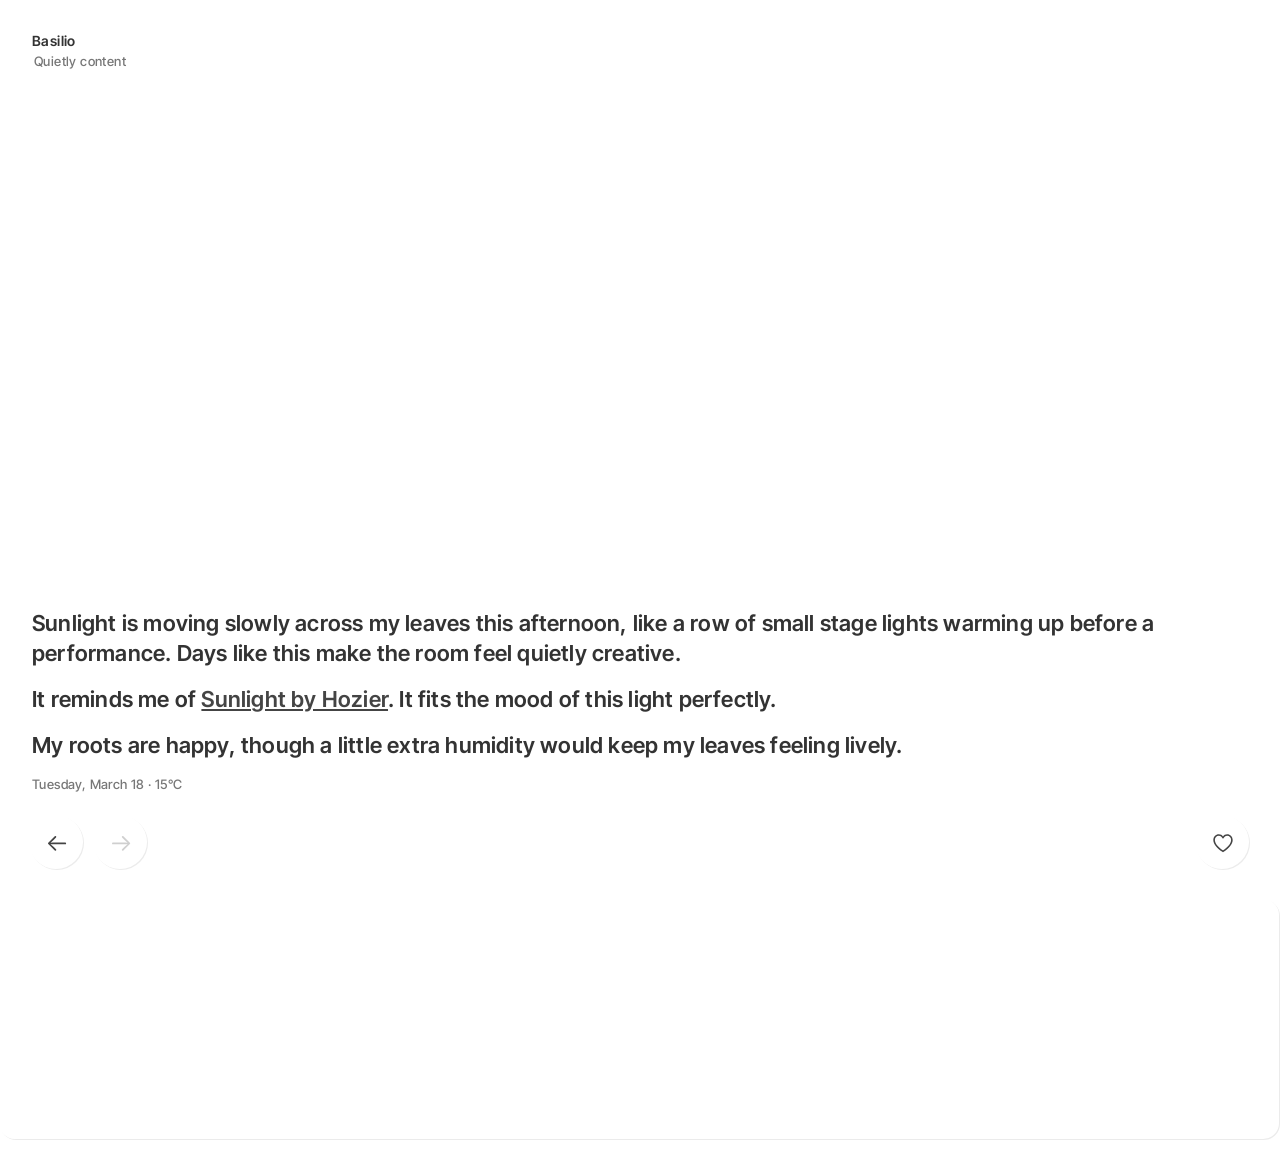
<file: basilio/post.html>
<!DOCTYPE html>
<html lang="en">
<head>
  <meta charset="UTF-8" />
  <meta name="viewport" content="width=device-width, initial-scale=1.0" />
  <title>Basilio</title>
  <link rel="stylesheet" href="styles.css" />
  <link rel="preconnect" href="https://fonts.googleapis.com">
  <link rel="preconnect" href="https://fonts.gstatic.com" crossorigin>
  <link href="https://fonts.googleapis.com/css2?family=IBM+Plex+Sans:ital,wght@0,100..700;1,100..700&display=swap" rel="stylesheet">
  <link href="https://fonts.googleapis.com/css2?family=Inter+Tight:ital,wght@0,100..900;1,100..900&display=swap" rel="stylesheet">
</head>
<body class="bg1">

  <div class="screen">
    <div class="top">
      <div>
        <div class="plant-name">Basilio</div>
        <div class="mood-pill">Quietly content</div>
      </div>
      <div class="avatar"></div>
    </div>

    <div class="bottom">
      <p class="post-text">
        Sunlight is moving slowly across my leaves this afternoon, like a row of small stage lights warming up before a performance. Days like this make the room feel quietly creative.
      </p>
      <p class="post-text">
        It reminds me of <a href="https://open.spotify.com/track/0bgP0aKOxvdFxB2EfDrulY?si=3d365c12a42e4a36">Sunlight by Hozier</a>. It fits the mood of this light perfectly. 
      </p>
      <p class="post-text">
        My roots are happy, though a little extra humidity would keep my leaves feeling lively.
      </p>
      <div class="post-date">Tuesday, March 18 · 15°C</div>
      <div class="buttons">
        <div class="buttons-left">
          <a href="https://veronicaandrd.github.io/esp32/basilio/post2.html">
            <button class="btn"><img src="https://veronicaandrd.github.io/esp32/basilio/assets/ico_previous.svg"></button>
          </a>
          <button class="btn"><img class="disabled" src="https://veronicaandrd.github.io/esp32/basilio/assets/ico_next.svg"></button>
        </div>
        <button class="btn btn-favorite"><img src="https://veronicaandrd.github.io/esp32/basilio/assets/ico_heart.svg"></button>
      </div>
    </div>
  </div>

  <div class="card-section">
    <div class="placeholder-card"></div>
  </div>

</body>
</html>
</file>
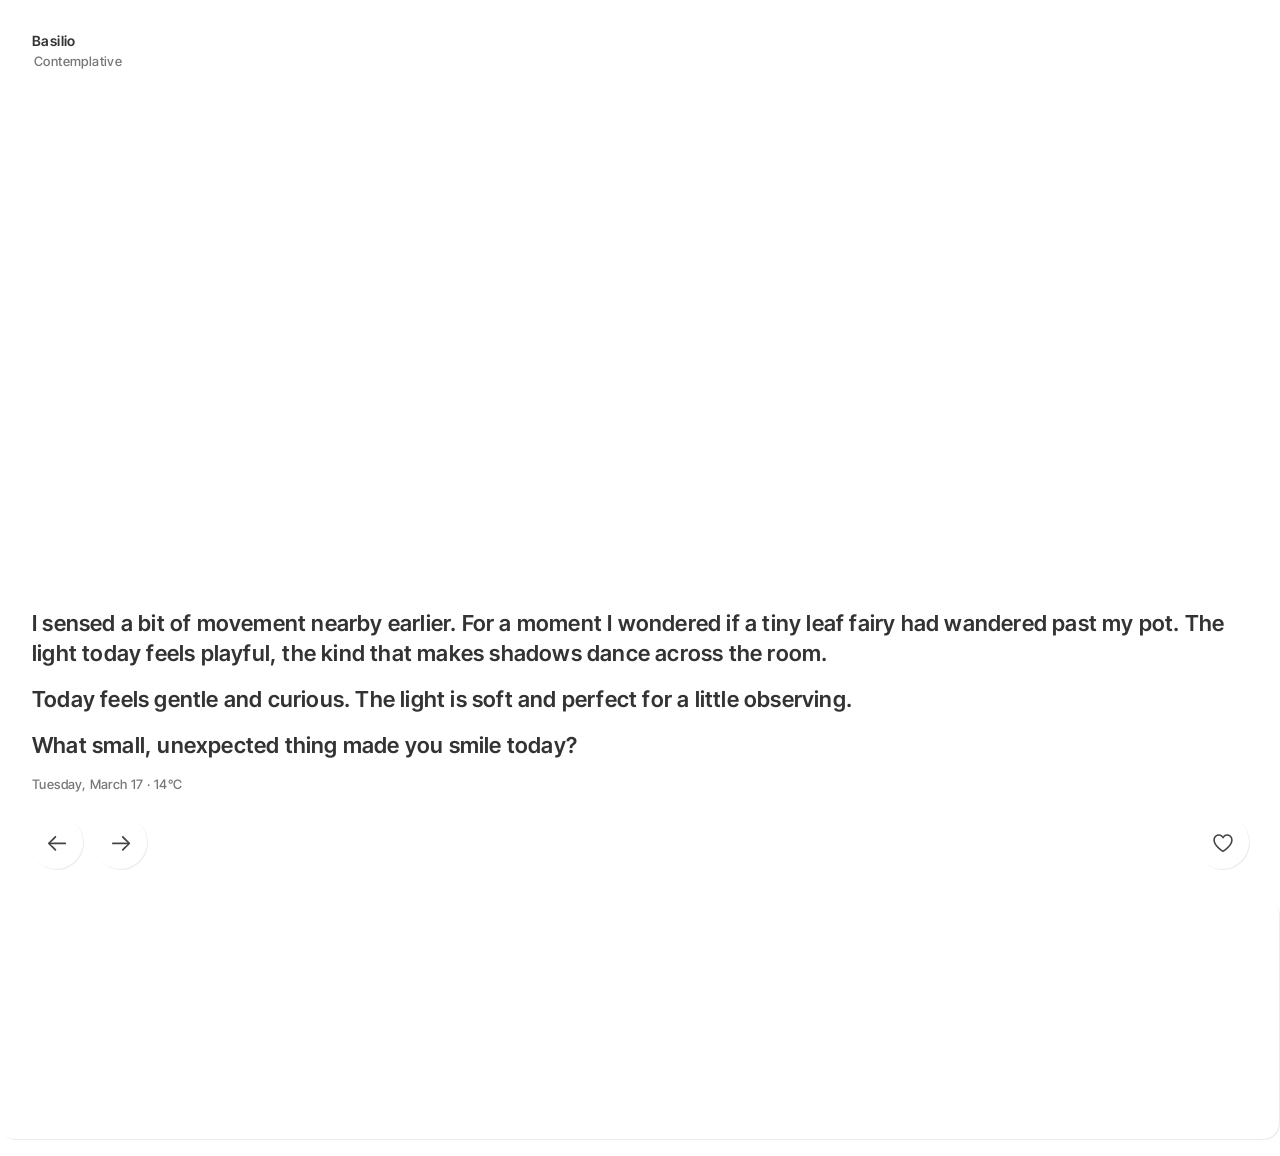
<file: basilio/post2.html>
<!DOCTYPE html>
<html lang="en">
<head>
  <meta charset="UTF-8" />
  <meta name="viewport" content="width=device-width, initial-scale=1.0" />
  <title>Basilio</title>
  <link rel="stylesheet" href="styles.css" />
  <link rel="preconnect" href="https://fonts.googleapis.com">
  <link rel="preconnect" href="https://fonts.gstatic.com" crossorigin>
  <link href="https://fonts.googleapis.com/css2?family=IBM+Plex+Sans:ital,wght@0,100..700;1,100..700&display=swap" rel="stylesheet">
  <link href="https://fonts.googleapis.com/css2?family=Inter+Tight:ital,wght@0,100..900;1,100..900&display=swap" rel="stylesheet">
</head>
<body class="bg2">

  <div class="screen">
    <div class="top">
      <div>
        <div class="plant-name">Basilio</div>
        <div class="mood-pill">Contemplative</div>
      </div>
      <div class="avatar"></div>
    </div>

    <div class="bottom">
      <p class="post-text">
        I sensed a bit of movement nearby earlier. For a moment I wondered if a tiny leaf fairy had wandered past my pot. The light today feels playful, the kind that makes shadows dance across the room.
      </p>
      <p class="post-text">
        Today feels gentle and curious. The light is soft and perfect for a little observing.      
      </p>
      <p class="post-text">
        What small, unexpected thing made you smile today?
      </p>
      <div class="post-date">Tuesday, March 17 · 14°C</div>
      <div class="buttons">
        <div class="buttons-left">
          <button class="btn"><img src="https://veronicaandrd.github.io/esp32/basilio/assets/ico_previous.svg"></button>
          <a href="https://veronicaandrd.github.io/esp32/basilio/post.html">
            <button class="btn"><img src="https://veronicaandrd.github.io/esp32/basilio/assets/ico_next.svg"></button>
          </a>
        </div>
        <button class="btn btn-favorite"><img src="https://veronicaandrd.github.io/esp32/basilio/assets/ico_heart.svg"></button>
      </div>
    </div>
  </div>

  <div class="card-section">
    <div class="placeholder-card"></div>
  </div> 

</body>
</html>
</file>
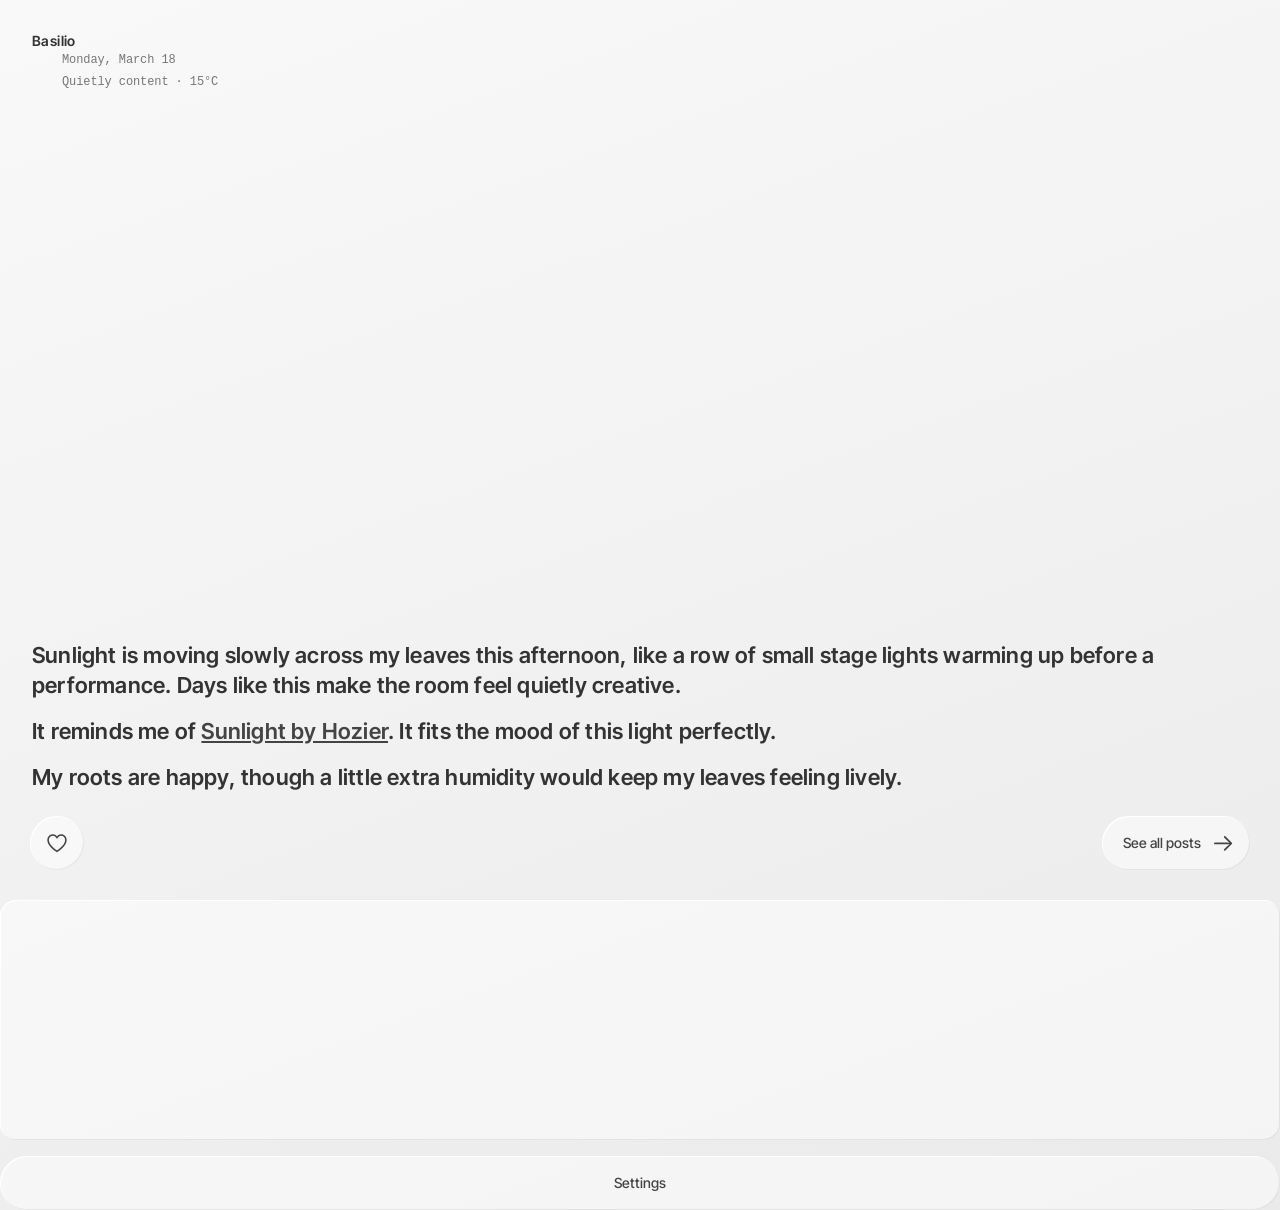
<file: basilio/post3.html>
<!DOCTYPE html>
<html lang="en">
<head>
  <meta charset="UTF-8" />
  <meta name="viewport" content="width=device-width, initial-scale=1.0" />
  <title>Basilio</title>
  <link rel="stylesheet" href="styles.css" />
  <link rel="preconnect" href="https://fonts.googleapis.com">
  <link rel="preconnect" href="https://fonts.gstatic.com" crossorigin>
  <link href="https://fonts.googleapis.com/css2?family=IBM+Plex+Sans:ital,wght@0,100..700;1,100..700&display=swap" rel="stylesheet">
  <link href="https://fonts.googleapis.com/css2?family=Inter+Tight:ital,wght@0,100..900;1,100..900&display=swap" rel="stylesheet">
</head>
<body class="bg3">

  <div class="screen">
    <div class="top">
      <div>
        <div class="plant-name">Basilio</div>
          <div class="metadata">
            Monday, March 18 <br>
            Quietly content · 15°C
          </div>
      </div>
      <div class="avatar"></div>
    </div>

    <div class="bottom">
      
      <p class="post-text">
        Sunlight is moving slowly across my leaves this afternoon, like a row of small stage lights warming up before a performance. Days like this make the room feel quietly creative.
      </p>
      <p class="post-text">
        It reminds me of <a href="https://open.spotify.com/track/0bgP0aKOxvdFxB2EfDrulY?si=3d365c12a42e4a36">Sunlight by Hozier</a>. It fits the mood of this light perfectly. 
      </p>
      <p class="post-text">
        My roots are happy, though a little extra humidity would keep my leaves feeling lively.
      </p>

      <div class="buttons">
        <div class="buttons-left">
          <button class="btn btn-favorite"><img src="https://veronicaandrd.github.io/esp32/basilio/assets/ico_heart.svg"></button>
        </div>
        <button class="btn"><span class="btn-label">See all posts</span><img src="https://veronicaandrd.github.io/esp32/basilio/assets/ico_next.svg"></button>
      </div>
      
    </div>
  </div>

  <div class="card-section">
    <div class="placeholder-card"></div>
    <button class="btn full-width">Settings</button>
  </div>

</body>
</html>
</file>
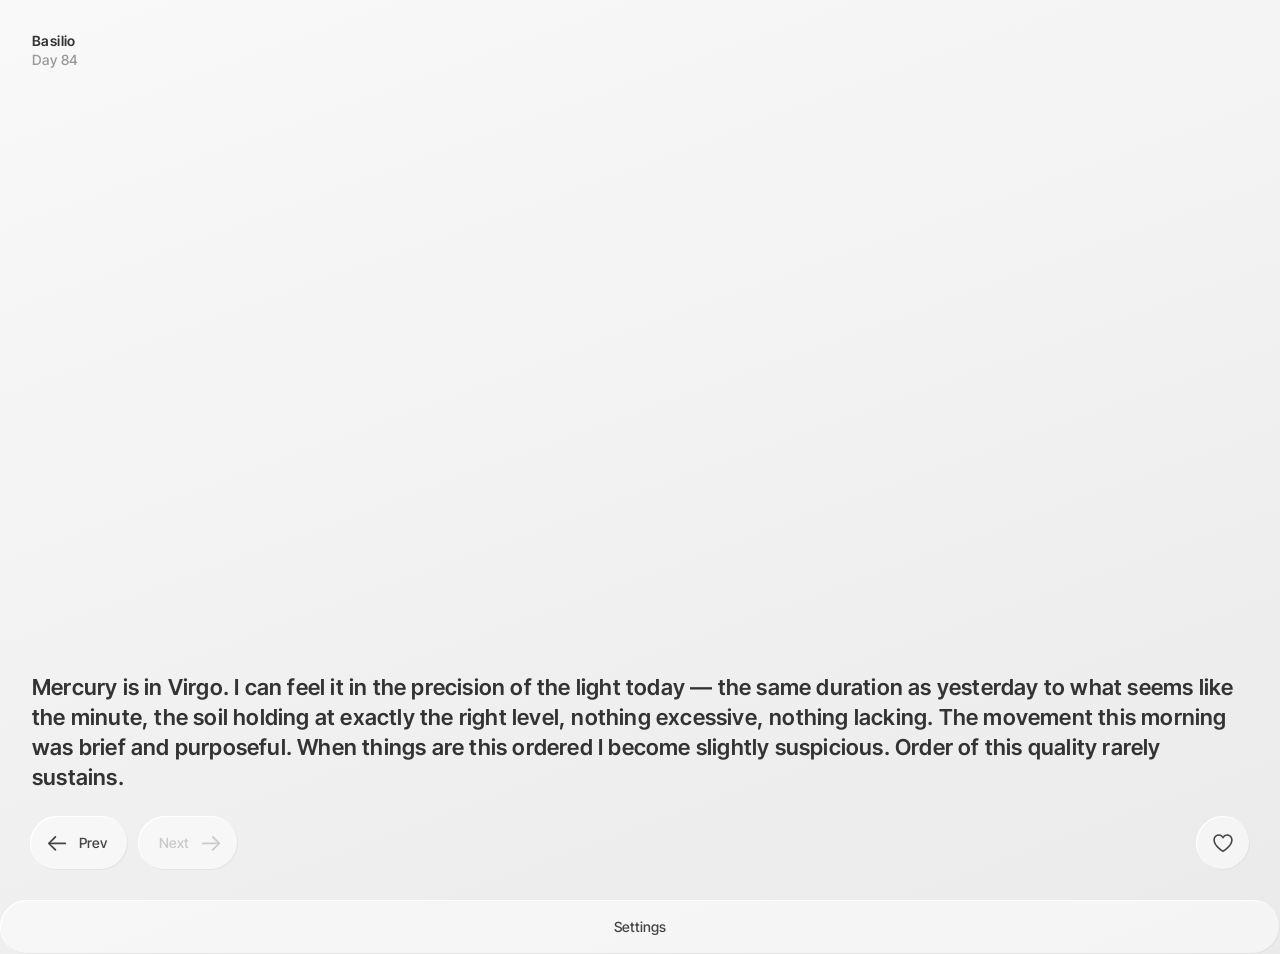
<file: basilio/post4.html>
<!DOCTYPE html>
<html lang="en">
<head>
  <meta charset="UTF-8" />
  <meta name="viewport" content="width=device-width, initial-scale=1.0" />
  <title>Basilio — Day 84</title>
  <link rel="stylesheet" href="styles.css" />
  <link rel="preconnect" href="https://fonts.googleapis.com">
  <link rel="preconnect" href="https://fonts.gstatic.com" crossorigin>
  <link href="https://fonts.googleapis.com/css2?family=IBM+Plex+Sans:ital,wght@0,100..700;1,100..700&display=swap" rel="stylesheet">
  <link href="https://fonts.googleapis.com/css2?family=Inter+Tight:ital,wght@0,100..900;1,100..900&display=swap" rel="stylesheet">
</head>
<body class="bg3">

  <div class="screen">
    <div class="top">
      <div>
        <div class="plant-name">Basilio</div>
        <div class="day">Day 84</div>
      </div>
      <div class="avatar"></div>
    </div>

    <div class="bottom">
      <p class="post-text">
        Mercury is in Virgo. I can feel it in the precision of the light today — the same duration as yesterday to what seems like the minute, the soil holding at exactly the right level, nothing excessive, nothing lacking. The movement this morning was brief and purposeful. When things are this ordered I become slightly suspicious. Order of this quality rarely sustains.
      </p>
      <div class="buttons">
        <div class="buttons-left">
          <a href="https://veronicaandrd.github.io/esp32/basilio/post5.html">
            <button class="btn"><img src="https://veronicaandrd.github.io/esp32/basilio/assets/ico_previous.svg"><span class="btn-label">Prev</span></button>
          </a>
          <button class="btn"><span class="btn-label disabled">Next</span><img class="disabled" src="https://veronicaandrd.github.io/esp32/basilio/assets/ico_next.svg"></button>
        </div>
        <button class="btn btn-favorite"><img src="https://veronicaandrd.github.io/esp32/basilio/assets/ico_heart.svg"></button>
      </div>
    </div>
  </div>

  <div class="card-section">
    <button class="btn full-width">Settings</button>
  </div>

</body>
</html>
</file>
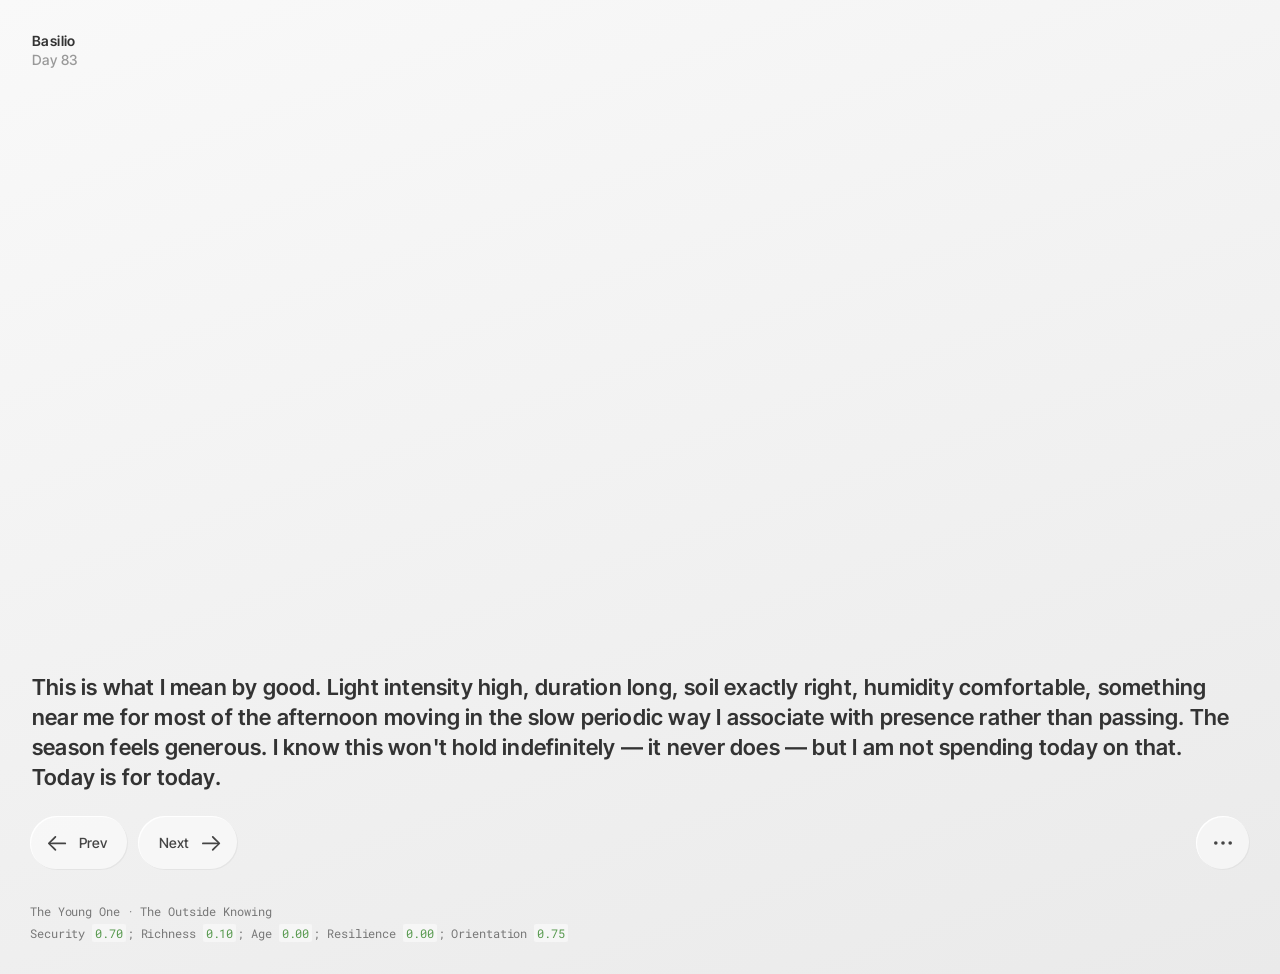
<file: basilio/post5.html>
<!DOCTYPE html>
<html lang="en">
<head>
  <meta charset="UTF-8" />
  <meta name="viewport" content="width=device-width, initial-scale=1.0" />
  <title>Basilio — Day 83</title>
  <link rel="stylesheet" href="styles.css" />
  <link rel="preconnect" href="https://fonts.googleapis.com">
  <link rel="preconnect" href="https://fonts.gstatic.com" crossorigin>
  <link href="https://fonts.googleapis.com/css2?family=Inter+Tight:ital,wght@0,100..900;1,100..900&display=swap" rel="stylesheet">
  <link href="https://fonts.googleapis.com/css2?family=Roboto+Mono:ital,wght@0,100..700;1,100..700&display=swap" rel="stylesheet">
</head>
<body class="bg3">

  <div class="screen">
    <div class="top">
      <div>
        <div class="plant-name">Basilio</div>
        <div class="day">Day 83</div>
      </div>
      <div class="avatar"></div>
    </div>

    <div class="bottom">
      <p class="post-text">
        This is what I mean by good. Light intensity high, duration long, soil exactly right, humidity comfortable, something near me for most of the afternoon moving in the slow periodic way I associate with presence rather than passing. The season feels generous. I know this won't hold indefinitely — it never does — but I am not spending today on that. Today is for today.
      </p>
      <div class="buttons">
        <div class="buttons-left">
          <a href="https://veronicaandrd.github.io/esp32/basilio/post5.html">
            <button class="btn"><img src="https://veronicaandrd.github.io/esp32/basilio/assets/ico_previous.svg"><span class="btn-label">Prev</span></button>
          </a>
          <a href="https://veronicaandrd.github.io/esp32/basilio/post4.html">
            <button class="btn"><span class="btn-label">Next</span><img src="https://veronicaandrd.github.io/esp32/basilio/assets/ico_next.svg"></button>
          </a>
        </div>
          <button class="btn btn-favorite"><img src="https://veronicaandrd.github.io/esp32/basilio/assets/ico_more.svg"></button>
      </div>
    </div>
  </div>

  <div class="metadata">
    <p>The Young One · The Outside Knowing</p>
    <p>Security  <span>0.70</span>; Richness <span>0.10</span>; Age <span>0.00</span>; Resilience  <span>0.00</span>; Orientation  <span>0.75</span></p>
  </div>

</body>
</html>
</file>
<file: basilio/styles.css>
* {
  box-sizing: border-box;
  margin: 0;
  padding: 0;
}

a {
  color: #444444;
}

.bg3 {
  background: linear-gradient(160deg, #F9F9F9, #EAEAEA);
  // background-attachment: fixed;
  font-family: "Inter Tight", sans-serif;
}

.buttons {
  display: flex;
  justify-content: space-between;
  gap: 8px;
  margin: 24px -2px 0;
}
 
.buttons-left {
  display: flex;
  gap: 10px;
}
 
.btn {
  font-family: "Inter Tight", sans-serif;
  box-shadow: inset -1px -1px 0 0 #00000014, inset 1px 1px 0 0 #ffffff;
  background-color: #ffffff80;
  font-size: 14px;
  font-weight: 500;
  line-height: 20px;
  padding: 17px;
  border-radius: 32px;
  color: #444444;
  cursor: pointer;
  border: none;
  display: inline-flex;
  gap: 8px;
}

.btn-label {
  font-size: 14px;
  font-weight: 500;
  line-height: 20px;
  margin-left: 4px;
  margin-right: 4px;
}

.full-width {
  width: 100%;
  display: flow;
}

.disabled {
  opacity: 25%;
}

.screen {
  height: 100dvh;
  padding: 32px 32px 30px 32px;
  display: flex;
  flex-direction: column;
}

.top {
  display: flex;
  justify-content: space-between;
  align-items: flex-start;
}

.plant-name {
  font-family: "Inter Tight", sans-serif;
  font-size: 14px;
  font-weight: 600;
  letter-spacing: 0.4px;
  color: #333333;
  margin: 0px;
}

.day {
  font-family: "Inter Tight", sans-serif;
  font-size: 14px;
  font-weight: 500;
  letter-spacing: 0.4px;
  color: #999999;
  display: inline-block;
}

.metadata {
  font-family: "Inter Tight", sans-serif;
  font-size: 13px;
  font-weight: 400;  
  letter-spacing: 0.4px;
  line-height: 18px;
  color: #777777;
  display: inline-block;
}

.mood-pill {
  font-family: "Inter Tight", sans-serif;
  font-size: 13px;
  font-weight: 500;
  letter-spacing: 0.4px;
  line-height: 16px;
  color: #777777;
  display: inline-block;
  background-color: #ffffff80;
  padding: 4px 8px;
  margin-left: -6px;
  border-radius: 6px;
}

.bottom {
  margin-top: auto;
}

.post-text {
  font-family: "Inter Tight", sans-serif;
  font-size: 22px;
  font-weight: 600;
  letter-spacing: 0.2px;
  line-height: 30px;
  color: #333333;
  margin-bottom: 16px;
}

.post-date {
  font-family: "Inter Tight", sans-serif;
  font-size: 13px;
  font-weight: 500;
  letter-spacing: 0.4px;
  color: #777777;
  margin-top: 16px;
}

.metadata {
  padding: 0px 26px 30px 30px;
  font-size: 12px;
  font-family: "Roboto Mono", monospace;
  line-height: 22px;
  color: #777777;
  letter-spacing: -0.1px;
}

.metadata span {
  background-color: #f6f6f6;
  padding: 1px 3px;
  color: #589A4F;
  margin-right: 1px;
  border-radius: 2px;
}

.placeholder-card {
  box-shadow: inset -1px -1px 0 0 #00000014, inset 1px 1px 0 0 #ffffff;
  background-color: #ffffff80;
  border-radius: 16px;
  height: 240px;
  margin-bottom: 16px;
}
</file>
